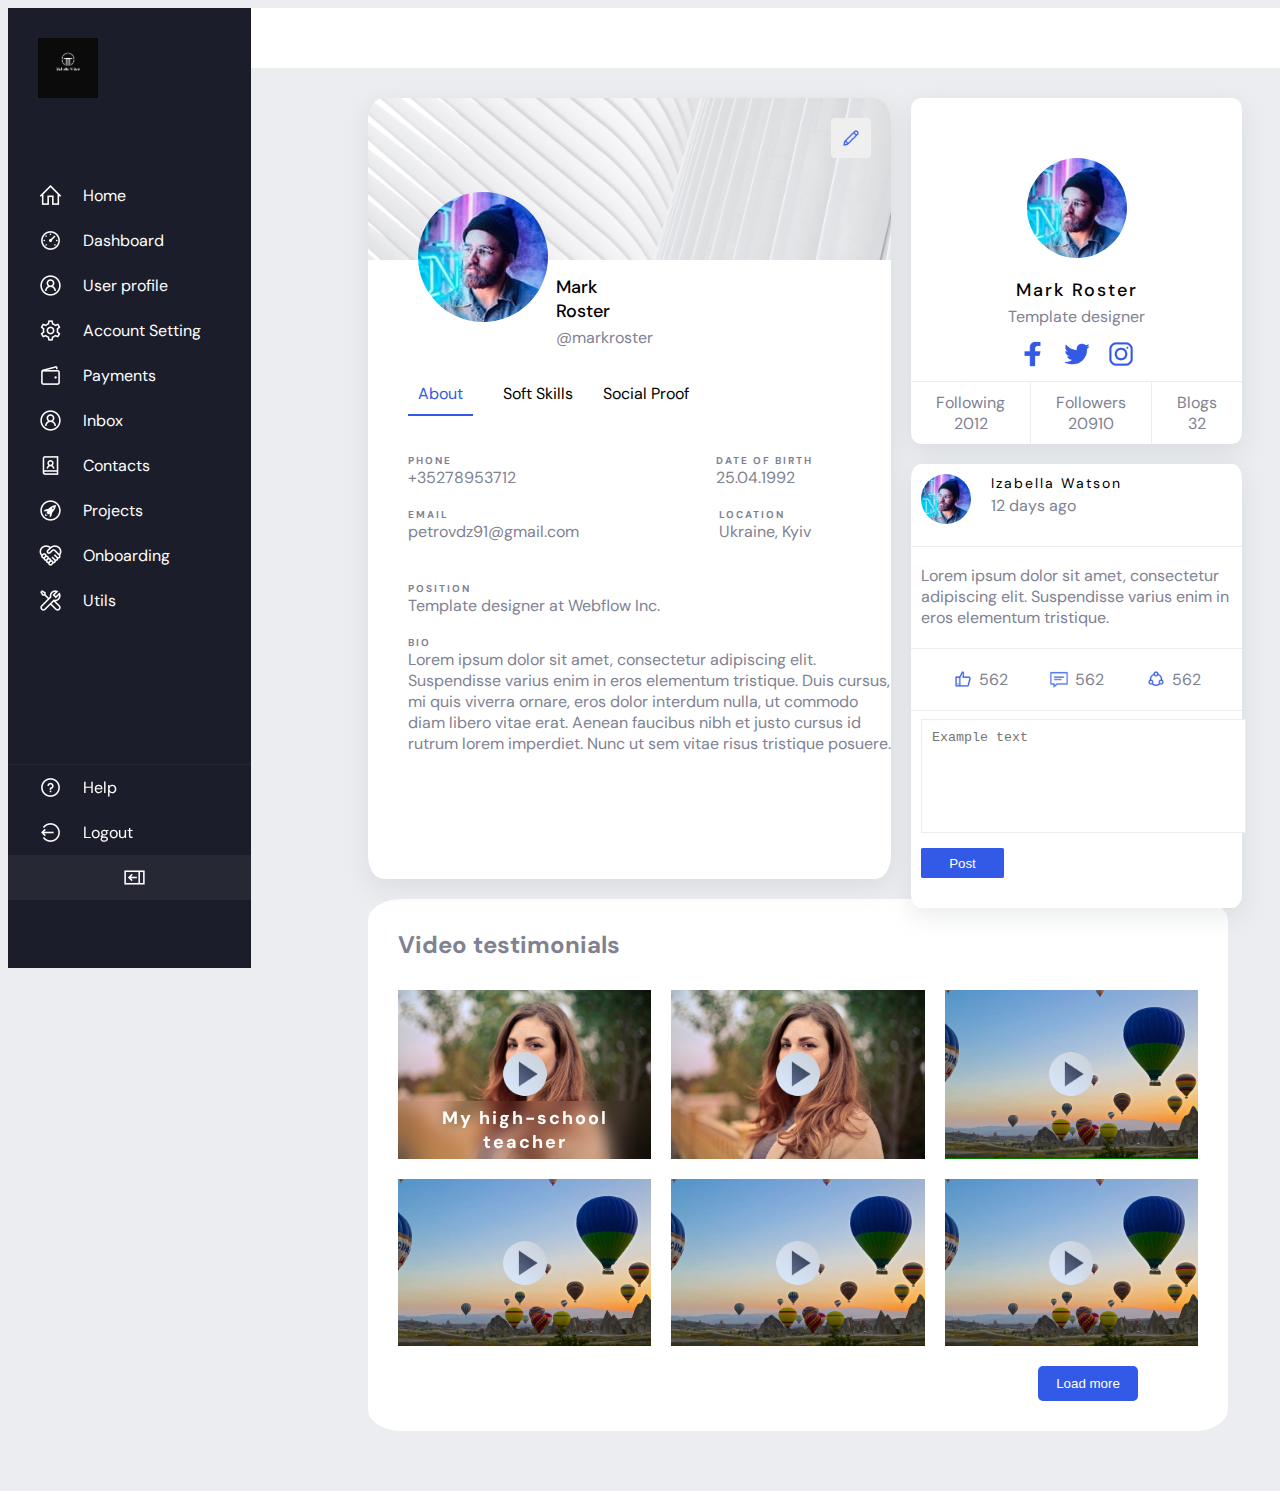
<file: index.html>
<!DOCTYPE html>
<html lang="en">

<head>
    <meta charset="UTF-8">
    <meta http-equiv="X-UA-Compatible" content="IE=edge">
    <meta name="viewport" content="width=device-width, initial-scale=1.0">
    <title>User Profile</title>
    <link rel="stylesheet" href="https://cdnjs.cloudflare.com/ajax/libs/modern-normalize/1.0.0/modern-normalize.min.css"
        integrity="sha512-ISS7cAi1PEhQ8jnbJpJZMd29NlhNj4AWYyLOSp2CE/CsHxTCu+r+t0D2yoJudVrd0/8fTVPUVDzY5Tvli75u/g=="
        crossorigin="">
    <link rel="stylesheet" href="./Styles/styles.css">
    <link rel="preconnect" href="https://fonts.googleapis.com">
    <link rel="preconnect" href="https://fonts.gstatic.com" crossorigin>
    <link href="https://fonts.googleapis.com/css2?family=DM+Sans:wght@400;500;700&display=swap" rel="stylesheet">
</head>

<body>
    <header class="header">
        <ul class="header-list">
            <li class="header-list-item">

            </li>
        </ul>
    </header>
    <section class="navbar">
        <div class="logo-container">
            <a href="index.html"> <img height="60" width="60" src="./Images/logo (2).png" alt="logo"></a>
        </div>
        <nav class="nav">
            <ul class="nav-list-bottom">
                <li class="nav-list-item"><a class="nav-list-link nav-list-link11" href="http://#">Help</a></li>
                <li class="nav-list-item"><a class="nav-list-link nav-list-link12" href="http://#">Logout</a></li>
                <li class="nav-list-item nav-list-item1 "><a class="nav-list-link nav-list-link13" href="http://#"></a>
                </li>

            </ul>
            <ul class="nav-list">
                <li class="nav-list-item"><a class="nav-list-link nav-list-link1" href="http://#">Home</a></li>
                <li class="nav-list-item"><a class="nav-list-link nav-list-link2" href="http://#">Dashboard</a></li>
                <li class="nav-list-item"><a class="nav-list-link nav-list-link3" href="/">User profile</a>
                </li>
                <li class="nav-list-item"><a class="nav-list-link nav-list-link4" href="http://#">Account Setting</a>
                </li>
                <li class="nav-list-item"><a class="nav-list-link nav-list-link5" href="http://#">Payments</a></li>
                <li class="nav-list-item"><a class="nav-list-link nav-list-link6" href="inbox.html">Inbox</a></li>
                <li class="nav-list-item"><a class="nav-list-link nav-list-link7" href="http://#">Contacts</a></li>
                <li class="nav-list-item"><a class="nav-list-link nav-list-link8" href="project.html">Projects</a></li>
                <li class="nav-list-item"><a class="nav-list-link nav-list-link9" href="http://#">Onboarding</a></li>
                <li class="nav-list-item"><a class="nav-list-link nav-list-link10" href="http://#">Utils</a></li>

            </ul>

        </nav>

    </section>

    <section class="user-profile">
        <div class="user-profile-container">
            <div class="user-profile-container-box">
                <button class="user-profile-container-box-button"> </button>
            </div>

            <div class="profile-title-container">
                <div class="profile-title-container-box">
                    <h2 class="user-name">Mark Roster</h2>
                    <span class="nice-name">@markroster</span>
                </div>

                <button class="follow">follow</button>

            </div>

            <img class="userprofile" src="./Images/man-profilepicture.jpeg" alt="man">


            <nav class="nav-section">
                <ul class="list-nav">
                    <li class="list-nav-item"> <a class="list-nav-about" href="http://#">About</a></li>
                    <li class="list-nav-item"> <a href="http://#">Soft Skills</a></li>
                    <li class="list-nav-item"> <a href="http://#">Social Proof</a></li>
                </ul>
                <div class="nav-section-flex">
                    <div class="nav-section-box">
                        <h3>
                            PHONE
                        </h3>
                        <p>+35278953712
                        </p>
                    </div>
                    <div>
                        <h3>DATE OF BIRTH

                        </h3>
                        <p>25.04.1992
                        </p>
                    </div>
                </div>

                <div class="nav-section-flex">
                    <div class="nav-section-box1">
                        <h3>EMAIL
                        </h3>
                        <p>petrovdz91@gmail.com
                        </p>
                    </div>
                    <div>
                        <h3>LOCATION
                        </h3>
                        <p>Ukraine, Kyiv
                        </p>
                    </div>
                </div>
                <div class="nav-section-box3">
                    <h3>POSITION

                    </h3>
                    <p>Template designer at Webflow Inc.

                    </p>
                </div>
                <div>
                    <h3>BIO

                    </h3>
                    <p>Lorem ipsum dolor sit amet, consectetur adipiscing elit. Suspendisse varius enim in eros
                        elementum tristique. Duis cursus, mi quis viverra ornare, eros dolor interdum nulla, ut commodo
                        diam libero vitae erat. Aenean faucibus nibh et justo cursus id rutrum lorem imperdiet. Nunc ut
                        sem vitae risus tristique posuere.</p>
                </div>
            </nav>
        </div>

        <div class="user-profile-box-container">
            <div class="user-profile-info-container">
                <div class="user-profile-image-box">
                    <img class="userprofile-info-image" src="./Images/man-profilepicture.jpeg" alt="man">
                </div>
                <h3 class="user-name">Mark Roster</h3>
                <p>Template designer
                </p>
                <ul class="userprofile-info-icon-container">
                    <li><img width="34" height="28" class="userprofile-info-icon" src="./Images/facebook-icon.png"
                            alt="facebook-icon"></li>
                    <li> <img width="34" class="userprofile-info-icon" src="./Images/twitter-icon.png"
                            alt="twitter-icon"></li>
                    <li> <img width="34" class="userprofile-info-icon" src="./Images/instagram-icon.png"
                            alt="instagram-icon"></li>
                </ul>

                <ul class="profile-stats">
                    <li>
                        <span>Following</span>
                        <p>2012</p>
                    </li>
                    <li><span>Followers</span>
                        <p>20910</p>
                    </li>
                    <li>
                        <span>Blogs</span>
                        <p>32</p>
                    </li>
                </ul>


            </div>
            <div class="user-profile-commment-container">
                <div class="user-profile-commment-top-image-container">
                    <img class="userprofile-comment-image" height="50" width="50" src="./Images/man-profilepicture.jpeg"
                        alt="man">
                    <div class="user-profile-commment-top-text-container">
                        <h3 class="user-profile-commment-top-text-container-name">Izabella Watson</h3>
                        <p>12 days ago</p>
                    </div>
                </div>
                <p class="user-profile-commment-text-container">Lorem ipsum dolor sit amet, consectetur adipiscing elit.
                    Suspendisse varius enim in eros elementum
                    tristique.</p>

                <ul class="user-profile-commment-icon-container">
                    <li class="upvote"> <span>562</span></li>
                    <li class="upvote2"> <span>562</span></li>
                    <li class="upvote3"> <span>562</span></li>
                </ul>


                <div class="inputsection">
                    <textarea class="comment-box" placeholder="Example text" class="input" type="text"></textarea>

                    <button class="post-button">Post</button>
                </div>
            </div>
        </div>
    </section>

    <section class="video-ref">
        <h2 class="video-ref-title">Video testimonials</h2>
        <ul class="video-list">
            <li class="video-list-item">
                <button class="video-list-item-button"></button>
                <img class="video-list-item-image" width="100%" src="./Images/pexels-andrea-piacquadio-733872.jpg"
                    alt="">
                <div class="video-list-item-title-container">
                    <h3 class="video-list-item-title">My high-school teacher</h3>
                </div>
            </li>
            <li class="video-list-item"><button class="video-list-item-button"></button>
                <img class="video-list-item-image" width="100%" src="./Images/pexels-andrea-piacquadio-733872.jpg"
                    alt="">
            </li>
            <li class=" video-list-item"><button class="video-list-item-button"></button>
                <img class="video-list-item-image" width="100%" src="./Images/ballon.jpeg" alt="">
            </li>
            <li class="video-list-item"><button class="video-list-item-button"></button>
                <img class="video-list-item-image" width="100%" src="./Images/ballon.jpeg" alt="">
            </li>
            <li class="video-list-item"><button class="video-list-item-button"></button>
                <img class="video-list-item-image" width="100%" src="./Images/ballon.jpeg" alt="">
            </li>
            <li class="video-list-item"><button class="video-list-item-button"></button>
                <img class="video-list-item-image" width="100%" src="./Images/ballon.jpeg" alt="">
            </li>
        </ul>
        <button class="load-more-btn">Load more</button>


    </section>



</body>

</html>
</file>
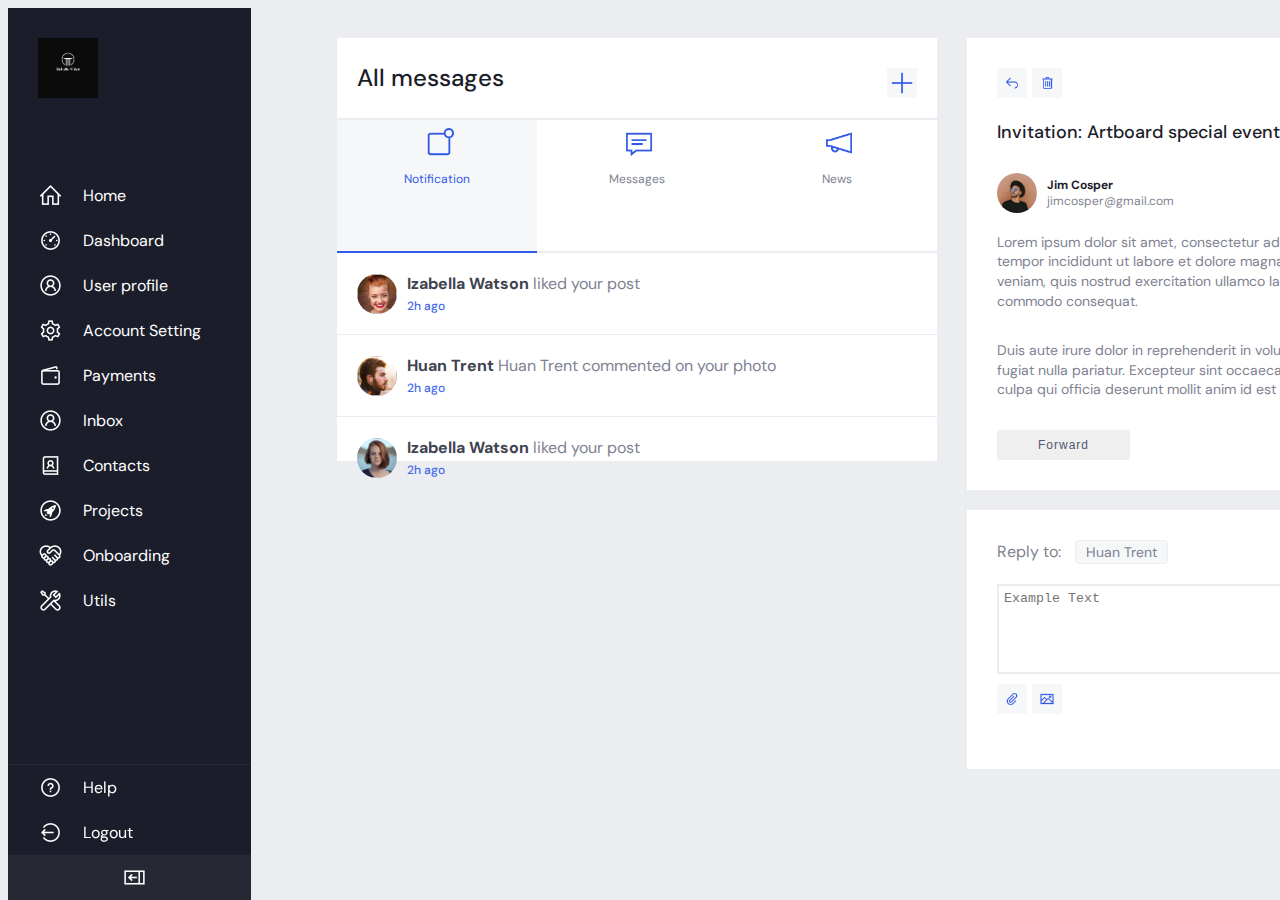
<file: inbox.html>
<!DOCTYPE html>
<html lang="en">

<head>
    <meta charset="UTF-8">
    <meta http-equiv="X-UA-Compatible" content="IE=edge">
    <meta name="viewport" content="width=device-width, initial-scale=1.0">
    <link rel="stylesheet" href="https://cdnjs.cloudflare.com/ajax/libs/modern-normalize/1.0.0/modern-normalize.min.css"
        integrity="sha512-ISS7cAi1PEhQ8jnbJpJZMd29NlhNj4AWYyLOSp2CE/CsHxTCu+r+t0D2yoJudVrd0/8fTVPUVDzY5Tvli75u/g=="
        crossorigin="">
    <link rel="stylesheet" href="./Styles/styles.css">
    <link rel="preconnect" href="https://fonts.googleapis.com">
    <link rel="preconnect" href="https://fonts.gstatic.com" crossorigin>
    <link href="https://fonts.googleapis.com/css2?family=DM+Sans:wght@400;500;700&display=swap" rel="stylesheet">
    <title>Inbox</title>

</head>

<body>

    <section class="navbar">
        <div class="logo-container">
            <a href="index.html"> <img height="60" width="60" src="./Images/logo (2).png" alt="logo"></a>
        </div>
        <nav class="nav">
            <ul class="nav-list-bottom">
                <li class="nav-list-item"><a class="nav-list-link nav-list-link11" href="http://#">Help</a></li>
                <li class="nav-list-item"><a class="nav-list-link nav-list-link12" href="http://#">Logout</a></li>
                <li class="nav-list-item nav-list-item1 "><a class="nav-list-link nav-list-link13" href="http://#"></a>
                </li>

            </ul>
            <ul class="nav-list">
                <li class="nav-list-item"><a class="nav-list-link nav-list-link1" href="http://#">Home</a></li>
                <li class="nav-list-item"><a class="nav-list-link nav-list-link2" href="http://#">Dashboard</a></li>
                <li class="nav-list-item"><a class="nav-list-link nav-list-link3" href="index.html">User profile</a>
                </li>
                <li class="nav-list-item"><a class="nav-list-link nav-list-link4" href="http://#">Account Setting</a>
                </li>
                <li class="nav-list-item"><a class="nav-list-link nav-list-link5" href="http://#">Payments</a></li>
                <li class="nav-list-item"><a class="nav-list-link nav-list-link6" href="/">Inbox</a></li>
                <li class="nav-list-item"><a class="nav-list-link nav-list-link7" href="http://#">Contacts</a></li>
                <li class="nav-list-item"><a class="nav-list-link nav-list-link8" href="project.html">Projects</a></li>
                <li class="nav-list-item"><a class="nav-list-link nav-list-link9" href="http://#">Onboarding</a></li>
                <li class="nav-list-item"><a class="nav-list-link nav-list-link10" href="http://#">Utils</a></li>

            </ul>

        </nav>

    </section>

    <section class="cards">
        <div class="card-left">
            <div class="card-left-top">
                <h2 class="card-left-top-title">All messages</h2>
            </div>
            <ul class="card-left-middle">
                <li class="card-left-list active list-item1">Notification</li>
                <li class="card-left-list list-item2">Messages</li>
                <li class="card-left-list list-item3">News</li>
            </ul>
            <ul class="card-left-bottom">
                <li class="card-left-bottom-list bottom-list-item1">
                    <img class="card-left-bottom-image1">
                    <div class="card-left-bottom-list-container">
                        <span class="card-left-bottom1">Izabella Watson </span>
                        <span class="card-left-bottom2">liked your post</span>
                        <span class="card-left-bottom3">2h ago</span>
                    </div>
                </li>

                <li class="card-left-bottom-list bottom-list-item2">
                    <img class="card-left-bottom-image2">
                    <div class="card-left-bottom-list-container">
                        <span class="card-left-bottom1">Huan Trent</span>
                        <span class="card-left-bottom2">Huan Trent commented on your photo</span>
                        <span class="card-left-bottom3">2h ago</span>
                    </div>
                </li>
                <li class="card-left-bottom-list bottom-list-item2">
                    <img class="card-left-bottom-image3">
                    <div class="card-left-bottom-list-container">
                        <span class="card-left-bottom1">Izabella Watson </span>
                        <span class="card-left-bottom2">liked your post</span>
                        <span class="card-left-bottom3">2h ago</span>
                    </div>
                </li>
            </ul>

        </div>
        <div class="cards-right">
            <div class="cards-right-messages">
                <div class="cards-right-icon-container">
                    <button class="cards-right-icon-backarrow"> </button>
                    <button class="cards-right-icon-delete"></button>

                </div>
                <h2>Invitation: Artboard special event
                </h2>

                <div class="cards-right-messages-avatar-span">
                    <img src="./Images/man-avatar.png" alt="">
                    <div class="cards-right-messages-avatar-span-box">
                        <span class="cards-right-messages-avatar-span1">Jim Cosper</span>
                        <span class="cards-right-messages-avatar-span2">jimcosper@gmail.com</span>
                    </div>
                    <span class="cards-right-messages-avatar-span3">25 Jan, 2020</span>
                </div>
                <div class="cards-right-messages-text-container">
                    <p>Lorem ipsum dolor sit amet, consectetur adipiscing elit, sed do eiusmod tempor incididunt ut
                        labore et dolore magna aliqua. Ut enim ad minim veniam, quis nostrud exercitation ullamco
                        laboris nisi ut aliquip ex ea commodo consequat.
                    </p>

                    <p>Duis aute irure dolor in reprehenderit in voluptate velit esse cillum dolore eu fugiat nulla
                        pariatur. Excepteur sint occaecat cupidatat non proident, sunt in culpa qui officia deserunt
                        mollit anim id est laborum.</p>

                    <button class="cards-right-icon-forward">Forward</button>
                </div>


            </div>
            <div class="cards-right-reply">
                <span class="cards-right-reply-span1">Reply to:</span>
                <span class="cards-right-reply-span2">Huan Trent</span>
                <textarea class="chat-box" placeholder="Example Text"></textarea>

                <div class="cards-right-icon-container">
                    <button class="cards-right-icon-attch"> </button>
                    <button class="cards-right-icon-envl"></button>
                    <button class="cards-right-icon-container-button">Send</button>
                </div>

            </div>
        </div>
    </section>

</body>
</file>
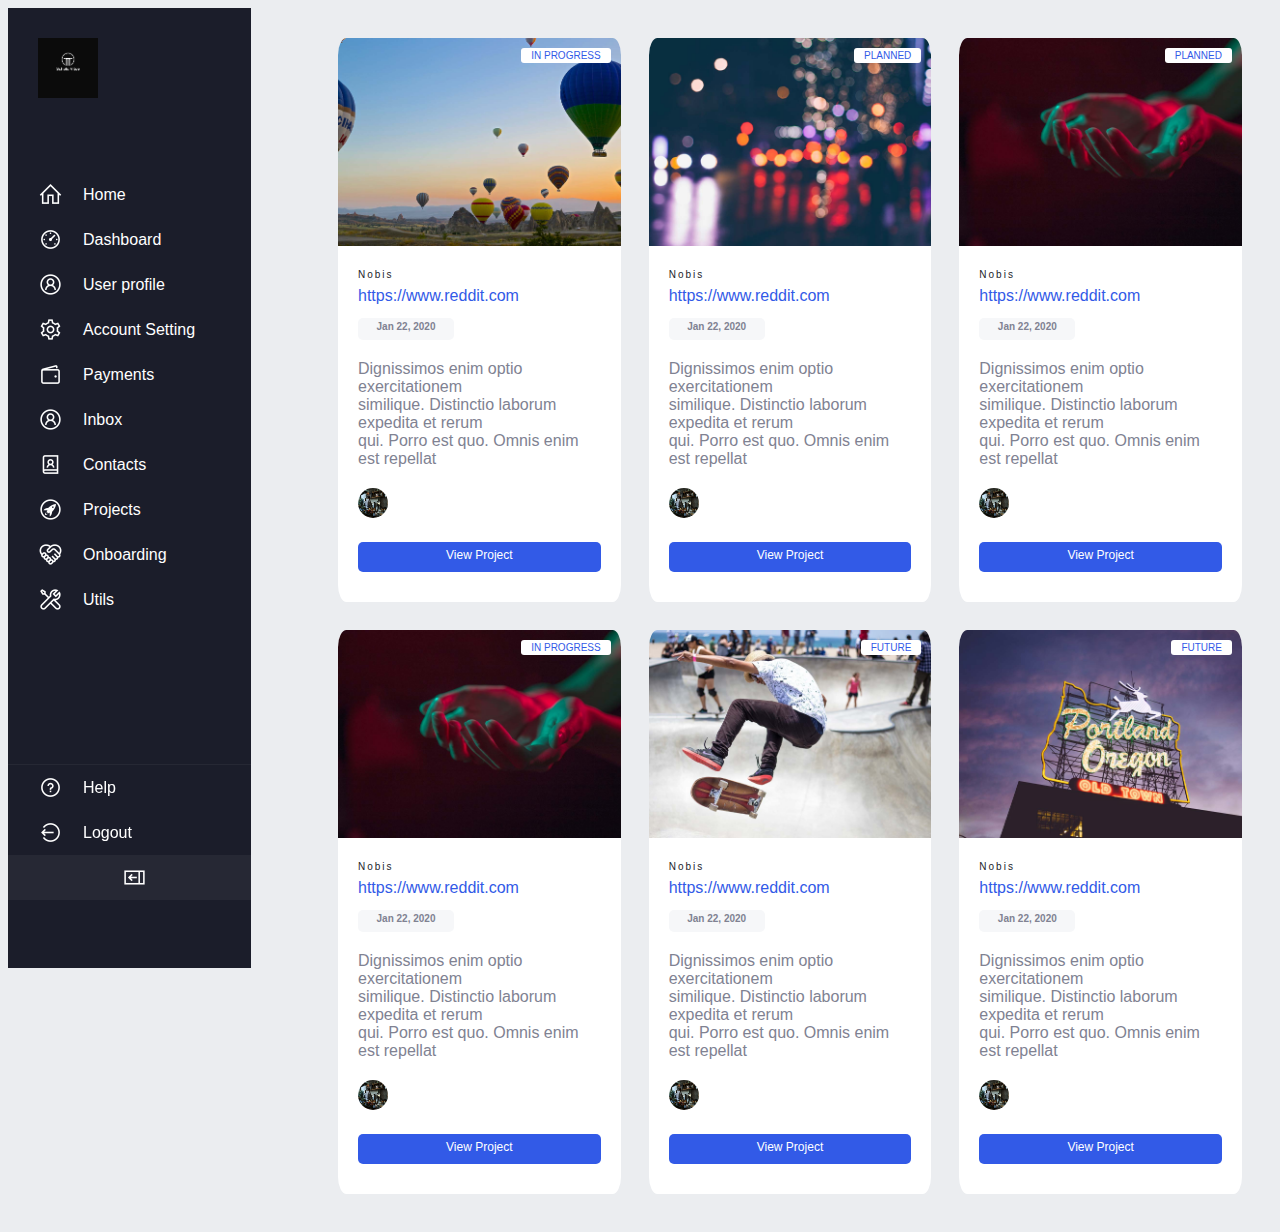
<file: project.html>
<!DOCTYPE html>
<html lang="en">

<head>
    <meta charset="UTF-8">
    <meta http-equiv="X-UA-Compatible" content="IE=edge">
    <meta name="viewport" content="width=device-width, initial-scale=1.0">
    <link rel="stylesheet" href="https://cdnjs.cloudflare.com/ajax/libs/modern-normalize/1.0.0/modern-normalize.min.css"
        integrity="sha512-ISS7cAi1PEhQ8jnbJpJZMd29NlhNj4AWYyLOSp2CE/CsHxTCu+r+t0D2yoJudVrd0/8fTVPUVDzY5Tvli75u/g=="
        crossorigin="">
    <link rel="stylesheet" href="./Styles/styles.css">
    <title>Project</title>

</head>

<body>
    <section class="navbar">
        <div class="logo-container">
            <a href="index.html"> <img height="60" width="60" src="./Images/logo (2).png" alt="logo"></a>

        </div>
        <nav class="nav">
            <ul class="nav-list-bottom">
                <li class="nav-list-item"><a class="nav-list-link nav-list-link11" href="http://#">Help</a></li>
                <li class="nav-list-item"><a class="nav-list-link nav-list-link12" href="http://#">Logout</a></li>
                <li class="nav-list-item nav-list-item1 "><a class="nav-list-link nav-list-link13" href="http://#"></a>
                </li>

            </ul>
            <ul class="nav-list">
                <li class="nav-list-item"><a class="nav-list-link nav-list-link1" href="http://#">Home</a></li>
                <li class="nav-list-item"><a class="nav-list-link nav-list-link2" href="http://#">Dashboard</a></li>
                <li class="nav-list-item"><a class="nav-list-link nav-list-link3" href="index.html">User profile</a>
                </li>
                <li class="nav-list-item"><a class="nav-list-link nav-list-link4" href="http://#">Account Setting</a>
                </li>
                <li class="nav-list-item"><a class="nav-list-link nav-list-link5" href="http://#">Payments</a></li>
                <li class="nav-list-item"><a class="nav-list-link nav-list-link6" href="inbox.html">Inbox</a></li>
                <li class="nav-list-item"><a class="nav-list-link nav-list-link7" href="http://#">Contacts</a></li>
                <li class="nav-list-item"><a class="nav-list-link nav-list-link8" href="project.html">Projects</a></li>
                <li class="nav-list-item"><a class="nav-list-link nav-list-link9" href="http://#">Onboarding</a></li>
                <li class="nav-list-item"><a class="nav-list-link nav-list-link10" href="http://#">Utils</a></li>

            </ul>

        </nav>

    </section>

    <section class="project">

        <ul class="project-section">
            <li class="project-item">
                <div class="project-item-image">
                    <span class="project-item-tag">IN PROGRESS</span>
                </div>
                <div class="project-item-content">
                    <h3 class="project-item-title">Nobis</h3>


                    <a class="project-item-link" href="http://">https://www.reddit.com</a>

                    <span class="project-item-span">Jan 22, 2020</span>
                    <p class="project-item-paragrahp">Dignissimos enim optio exercitationem <br> similique.
                        Distinctio
                        laborum expedita et rerum <br> qui. Porro est quo. Omnis enim est repellat

                    </p>
                    <img class="project-item-icon" src="./Images/project-item-image.jpg" alt="facebook-icon">
                    <a class="project-item-button" href="http://">View Project</a>

                </div>
            </li>

            <li class="project-item">
                <div class="project-item-image project-item-image2">
                    <span class="project-item-tag">PLANNED</span>

                </div>
                <div class="project-item-content">
                    <h3 class="project-item-title">Nobis</h3>
                    <a class="project-item-link" href="http://">https://www.reddit.com</a>

                    <span class="project-item-span">Jan 22, 2020</span>
                    <p class="project-item-paragrahp">Dignissimos enim optio exercitationem <br> similique.
                        Distinctio
                        laborum expedita et rerum <br> qui. Porro est quo. Omnis enim est repellat

                    </p>
                    <img class="project-item-icon" src="./Images/project-item-image.jpg" alt="facebook-icon">
                    <a class="project-item-button" href="http://">View Project</a>

                </div>
            </li>
            <li class="project-item">
                <div class="project-item-image project-item-image3">
                    <span class="project-item-tag">PLANNED</span>
                </div>
                <div class="project-item-content">
                    <h3 class="project-item-title">Nobis</h3>

                    <a class="project-item-link" href="http://">https://www.reddit.com</a>

                    <span class="project-item-span">Jan 22, 2020</span>
                    <p class="project-item-paragrahp">Dignissimos enim optio exercitationem <br> similique.
                        Distinctio
                        laborum expedita et rerum <br> qui. Porro est quo. Omnis enim est repellat

                    </p>
                    <img class="project-item-icon" src="./Images/project-item-image.jpg" alt="facebook-icon">
                    <a class="project-item-button" href="http://">View Project</a>

                </div>
            </li>
            <li class="project-item">
                <div class="project-item-image project-item-image3">
                    <span class="project-item-tag">IN PROGRESS</span>
                </div>
                <div class="project-item-content">
                    <h3 class="project-item-title">Nobis</h3>

                    <a class="project-item-link" href="http://">https://www.reddit.com</a>

                    <span class="project-item-span">Jan 22, 2020</span>
                    <p class="project-item-paragrahp">Dignissimos enim optio exercitationem <br> similique.
                        Distinctio
                        laborum expedita et rerum <br> qui. Porro est quo. Omnis enim est repellat

                    </p>
                    <img class="project-item-icon" src="./Images/project-item-image.jpg" alt="facebook-icon">
                    <a class="project-item-button" href="http://">View Project</a>

                </div>
            </li>
            <li class="project-item">
                <div class="project-item-image project-item-image4">
                    <span class="project-item-tag">FUTURE</span>
                </div>
                <div class="project-item-content">
                    <h3 class="project-item-title">Nobis</h3>

                    <a class="project-item-link" href="http://">https://www.reddit.com</a>

                    <span class="project-item-span">Jan 22, 2020</span>
                    <p class="project-item-paragrahp">Dignissimos enim optio exercitationem <br> similique.
                        Distinctio
                        laborum expedita et rerum <br> qui. Porro est quo. Omnis enim est repellat

                    </p>
                    <img class="project-item-icon" src="./Images/project-item-image.jpg" alt="facebook-icon">
                    <a class="project-item-button" href="http://">View Project</a>

                </div>
            </li>
            <li class="project-item">
                <div class="project-item-image project-item-image5">
                    <span class="project-item-tag">FUTURE</span>
                </div>
                <div class="project-item-content">
                    <h3 class="project-item-title">Nobis</h3>

                    <a class="project-item-link" href="http://">https://www.reddit.com</a>

                    <span class="project-item-span">Jan 22, 2020</span>
                    <p class="project-item-paragrahp">Dignissimos enim optio exercitationem <br> similique.
                        Distinctio
                        laborum expedita et rerum <br> qui. Porro est quo. Omnis enim est repellat

                    </p>
                    <img class="project-item-icon" src="./Images/project-item-image.jpg" alt="facebook-icon">
                    <a class="project-item-button" href="http://">View Project</a>

                </div>
            </li>


        </ul>

    </section>

</body>

</html>
</file>
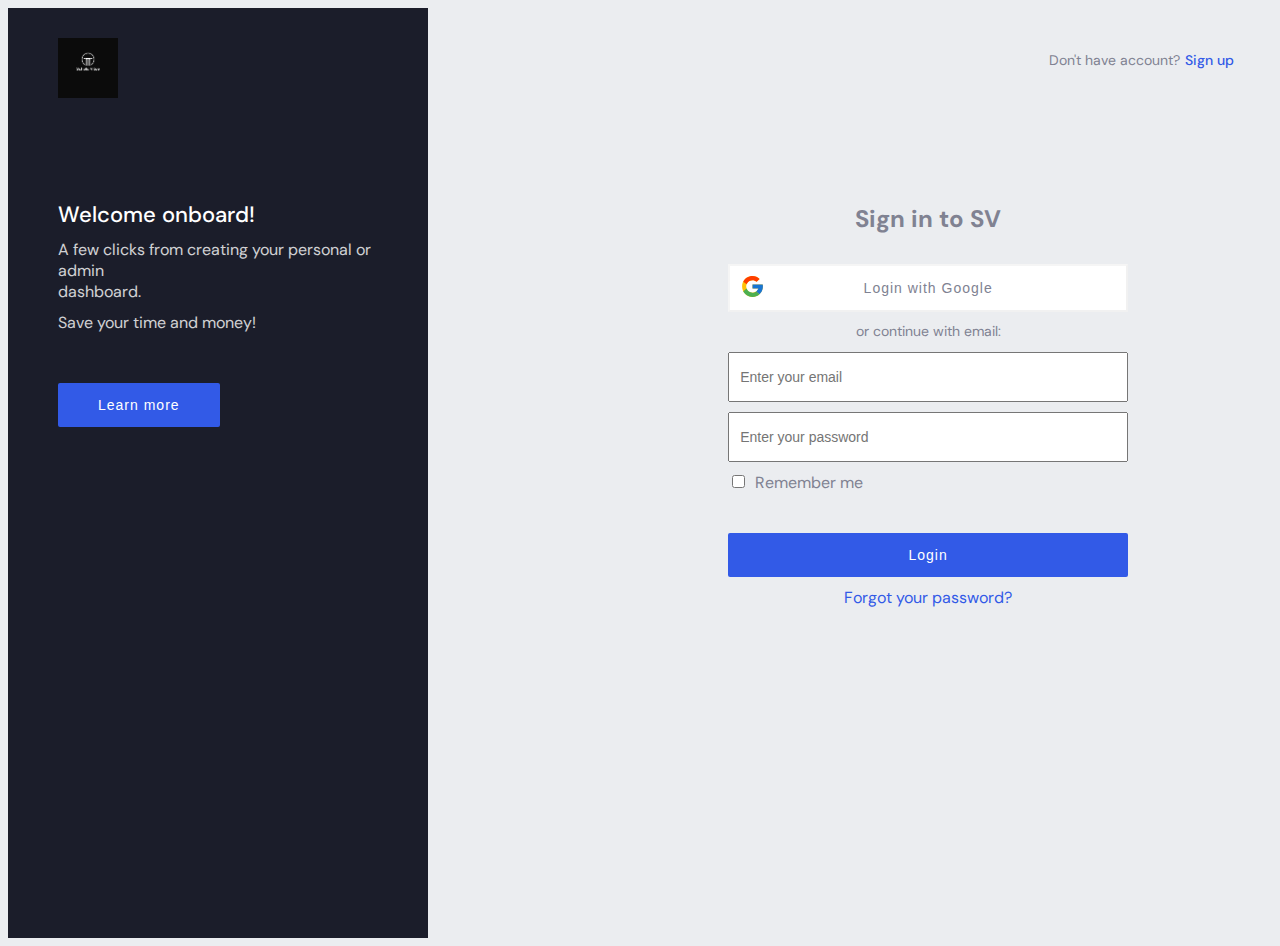
<file: signin.html>
<!DOCTYPE html>
<html lang="en">

<head>
    <meta charset="UTF-8">
    <meta http-equiv="X-UA-Compatible" content="IE=edge">
    <meta name="viewport" content="width=device-width, initial-scale=1.0">
    <title>User Profile</title>
    <link rel="stylesheet" href="https://cdnjs.cloudflare.com/ajax/libs/modern-normalize/1.0.0/modern-normalize.min.css"
        integrity="sha512-ISS7cAi1PEhQ8jnbJpJZMd29NlhNj4AWYyLOSp2CE/CsHxTCu+r+t0D2yoJudVrd0/8fTVPUVDzY5Tvli75u/g=="
        crossorigin="">
    <link rel="stylesheet" href="./Styles/styles.css">
    <link rel="preconnect" href="https://fonts.googleapis.com">
    <link rel="preconnect" href="https://fonts.gstatic.com" crossorigin>
    <link href="https://fonts.googleapis.com/css2?family=DM+Sans:wght@400;500;700&display=swap" rel="stylesheet">
</head>

<body>
    <main>
        <div class="login-layout">
            <section class="learn-more">
                <a href="index.html"> <img height="60" width="60" src="./Images/logo (2).png" alt="logo"></a>
                <h2>Welcome onboard!</h2>
                <p>A few clicks from creating your personal or admin<br> dashboard.
                </p>
                <p>
                    Save your time and money!</p>
                <button class="learn-more-btn">Learn more</button>


            </section>
            <section class="form">
                <div class="signin-text">
                    <span class="signin-span">Don't have account?</span> <a href="signin.html">Sign up</a>
                </div>
                <h2 class="signin-text-title">Sign in to SV</h2>
                <form class="form-container">

                    <button class="form-container-button1">Login with Google</button>
                    <span>or continue with email:</span>
                    <input class="form-container-input-email" type="email" placeholder="Enter your email" id="">
                    <input class="form-container-input-email" type="password" placeholder="Enter your password" id="">
                    <label><input class="checkbox1" type="checkbox">Remember me </label>
                    <button class="form-container-button2" type="submit">Login</button>
                    <a href="#">Forgot your password?</a>
                </form>
            </section>
        </div>
    </main>

</body>

</html>
</file>
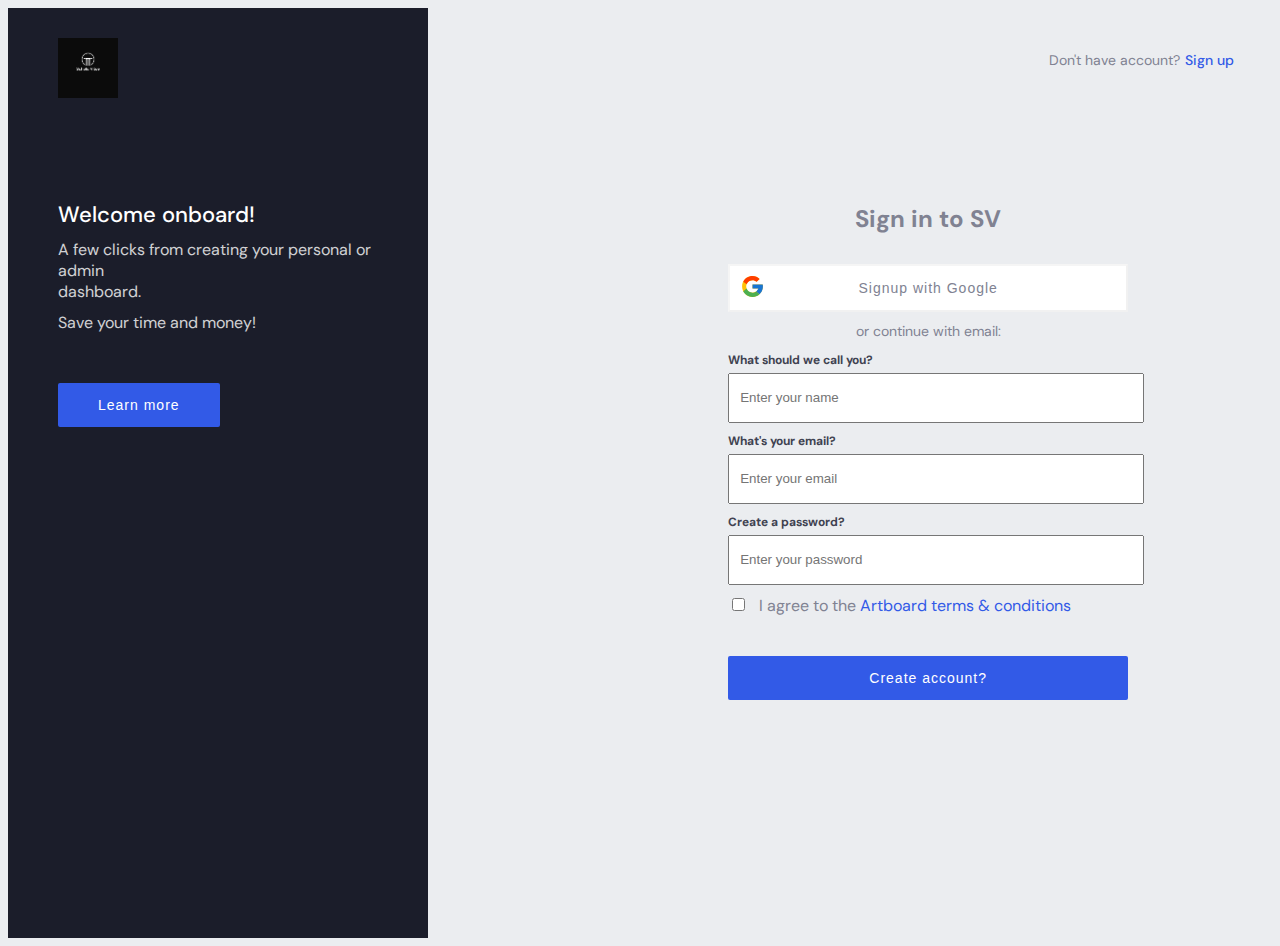
<file: signup.html>
<!DOCTYPE html>
<html lang="en">

<head>
    <meta charset="UTF-8">
    <meta http-equiv="X-UA-Compatible" content="IE=edge">
    <meta name="viewport" content="width=device-width, initial-scale=1.0">
    <title>User Profile</title>
    <link rel="stylesheet" href="https://cdnjs.cloudflare.com/ajax/libs/modern-normalize/1.0.0/modern-normalize.min.css"
        integrity="sha512-ISS7cAi1PEhQ8jnbJpJZMd29NlhNj4AWYyLOSp2CE/CsHxTCu+r+t0D2yoJudVrd0/8fTVPUVDzY5Tvli75u/g=="
        crossorigin="">
    <link rel="stylesheet" href="./Styles/styles.css">
    <link rel="preconnect" href="https://fonts.googleapis.com">
    <link rel="preconnect" href="https://fonts.gstatic.com" crossorigin>
    <link href="https://fonts.googleapis.com/css2?family=DM+Sans:wght@400;500;700&display=swap" rel="stylesheet">
</head>

<body>
    <main>
        <div class="login-layout">
            <section class="learn-more">
                <a href="index.html"> <img height="60" width="60" src="./Images/logo (2).png" alt="logo"></a>
                <h2>Welcome onboard!</h2>
                <p>A few clicks from creating your personal or admin<br> dashboard.
                </p>
                <p>
                    Save your time and money!</p>
                <button class="learn-more-btn">Learn more</button>


            </section>
            <section class="form">
                <div class="signin-text">
                    <span class="signin-span">Don't have account?</span> <a href="signin.html">Sign up</a>
                </div>
                <h2 class="signin-text-title">Sign in to SV</h2>
                <form class="form-container">

                    <button class="form-container-button1">Signup with Google</button>
                    <span>or continue with email:</span>
                    <label class="form-container-label2">What should we call you? <input
                            class="form-container-label1 form-container-label" type="text" placeholder="Enter your name"
                            id=""></label>
                    <label class="form-container-label2">What's your email?<input
                            class="form-container-label1 form-container-label" type="email"
                            placeholder="Enter your email" id=""></label>
                    <label class="form-container-label2">Create a password?<input
                            class="form-container-label1 form-container-label" type="password"
                            placeholder="Enter your password" id=""></label>
                    <label><input class="checkbox1" type="checkbox"> I agree to the
                        <a href="#">Artboard terms & conditions</a></label>
                    <button class="form-container-button2" type="submit">Create account?</button>

                </form>
            </section>
        </div>
    </main>

</body>

</html>
</file>
<file: Styles/styles.css>
:root {
    --nav-menu-bg-color: #1b1d2a;
    --body-bg-color: #ebedf0;
    --white-color: #ffffff;
    --button-bg-color: #325ae7;
    --border-line-color: #ebedf0;
    --grey-text: #808292;

}



body {
    background-color: var(--body-bg-color);
    color: var(--grey-text);
    font-family: DM Sans, sans-serif;
}

button {
    cursor: pointer;
}

.logo-container {
    padding-left: 30px;
}

ul {
    list-style-type: none;
    padding-left: 0px;
    margin: 0px;
}

a {
    text-decoration: none;
    color: black;
}

h1,
h2,
h3,
p {
    margin-top: 0px;
    margin-bottom: 0px;
}

h3 {
    font-size: 10px;
    font-weight: 700;
    letter-spacing: 2px;
}

.header {
    position: fixed;
    background-color: var(--white-color);
    border-bottom: 1px solid var(--border-line-color);
    height: 60px;
    z-index: 5;
    width: 100%
}

.header-list {}

.header-list-item {}

.nav {
    margin-top: 70px;
}

.nav-list-bottom {

    position: fixed;
    border-top: 1px solid hsla(0, 0%, 100%, .05);
    bottom: 0%;
}


.nav-list-item:nth-child(10) {
    margin-bottom: 60px;

}

.nav-list-item {
    padding-top: 10px;
    padding-bottom: 10px;
    padding-left: 30px;

}

.nav-list-item:hover {
    background-color: hsla(0, 0%, 100%, .05);

}

.nav-list-link {
    display: flex;
    align-items: center;
}


.nav-list-link::before {
    display: block;
    content: "";
    width: 25px;
    height: 25px;
    background-repeat: no-repeat;
    background-size: contain;
    margin-right: 20px;
}

.nav-list-link {
    display: flex;
    align-items: center;
    color: var(--white-color);
}

.nav-list-link1::before {
    background-image: url("../Images/home-icon.png");
}



.nav-list-link2::before {
    background-image: url("../Images/dashboard-icon.png");
}



.nav-list-link3::before {
    background-image: url("../Images/user-icon.png");
}



.nav-list-link4::before {
    background-image: url("../Images/settings-icon.png");
}


.nav-list-link5::before {
    background-image: url("../Images/payment-icon.png");
}

.nav-list-link6::before {
    background-image: url("../Images/user-icon.png");
}


.nav-list-link7::before {
    background-image: url("../Images/contacts-icon.png");
}

.nav-list-link8::before {
    background-image: url("../Images/projects-icon.png");
}

.nav-list-link9::before {
    background-image: url("../Images/heart-icon.png");
}

.nav-list-link10::before {
    background-image: url("../Images/utils-icon.png");
}


.nav-list-link11::before {
    background-image: url("../Images/help-icon.png");
}

.nav-list-link12::before {
    background-image: url("../Images/logout-icon.png");
}

.nav-list-link13::before {
    background-image: url("../Images/toggle-menu.png");

}

.nav-list-link13 {
    justify-content: center;

}

.nav-list-item1 {
    background-color: hsla(0, 0%, 100%, .05);

}

.nav-list-bottom {
    position: fixed;
    border-top: 1px solid hsla(0, 0%, 100%, .05);
    bottom: 0%;
    width: 19%;
}

.navbar {
    padding-top: 30px;
    padding-bottom: 30px;
    background-color: var(--nav-menu-bg-color);
    color: white;
    width: 19%;
    height: 100vh;
    position: fixed;
    opacity: 1;
    z-index: 5;
}

.nav-button:hover .navbar {
    background-color: aquamarine;
}

.user-profile-container {
    position: relative;
    background-color: var(--white-color);
    width: 803px;
    border-radius: 3%;
    box-shadow: rgba(149, 157, 165, 0.2) 0px 8px 24px;
    overflow: hidden;
}

.user-profile-container-box {
    background-image: url("../Images/bg-image-userprofile.jpg");
    width: 100%;
    height: 162px;
    background-size: cover;
    background-repeat: no-repeat;
    position: relative;

}

.userprofile {
    position: absolute;
    left: 50px;
    top: 94px;
    border-radius: 50%;
}

.user-profile-container-box-button {
    background-image: url("../Images/edit.png");
    position: absolute;
    width: 40px;
    height: 40px;
    background-position: center;
    background-size: 20px 20px;
    background-repeat: no-repeat;
    border: none;
    border-radius: 4px;
    top: 20px;
    right: 20px;
    padding: 5px;
    cursor: pointer;

}

.user-profile {
    display: flex;
    /* border: 2px solid navy; */
    margin-left: 360px;
    padding-top: 90px;
    height: 781px;
    padding-right: 30px;

}


.profile-title-container {
    display: flex;
    margin-top: 15px;


}


.profile-title-container-box {
    margin-left: 188px;
    margin-bottom: 35px;

}

.follow {
    margin-left: 263px;
    background-color: var(--button-bg-color);
    color: var(--white-color);
    width: 100px;
    height: 35px;
    border-radius: 5px;
    border: none;
    cursor: pointer;
}

.list-nav-about {
    color: var(--button-bg-color);
    border-bottom: 2px solid var(--button-bg-color);
    padding: 10px;
}

.list-nav {
    display: flex;
    margin-bottom: 50px;

}

.list-nav-item {
    margin-right: 30px;
}

.list-nav-item:last-child {
    margin-right: 0px;
}

.nav-section {
    padding-left: 40px;
    padding-bottom: 50px;
}


.nav-section-flex {
    display: flex;

}


.nav-section-box1 {
    margin-right: 140px;
    margin-bottom: 40px;
}

.nav-section-box {
    margin-right: 200px;
    margin-bottom: 20px;
}

.nav-section-box3 {
    margin-bottom: 20px;
}


.user-profile-info {
    width: 400px;
    min-height: 353px;
    background-color: var(--white-color);
    margin-left: 60px;
    position: relative;

}

.user-profile-comment {
    width: 400px;
    min-height: 400px;
    background-color: var(--white-color);
    margin-left: 60px;
}

.user-profile-info-box {
    margin-top: 0px;
    margin-left: 60px;
    display: flex;
    width: 400 px;
    background-color: var(--white-color);
}

.box-1 {
    border-top: 2px solid blue;
    min-height: 80px;
    width: 133.3333px;
    border-right: 2px solid blue;
    text-align: center;
    padding-top: 20px;
}

.box-1 p {
    margin-top: 5px;
}

.userprofile-info-image {
    border-radius: 50%;
    width: 100px;
    height: 100px;

}

.userprofile-info-title {
    text-align: center;
    padding-top: 173px;
}

.userprofile-info-icon-container {
    display: flex;
    justify-content: center;
    margin-top: 10px;

}

.userprofile-info-icon-container li {
    display: flex;
    align-items: center;
    margin-right: 10px;

}

.userprofile-info-icon-container li:last-child {
    margin-right: 0px;
}

.profile-stats {
    display: flex;
    justify-content: center;
    margin-top: 10px;
    border-top: 1px solid #ebedf0;
}

.profile-stats li {

    padding-right: 25px;
    padding-left: 25px;
    padding-top: 10px;
    padding-bottom: 10px;
}

.profile-stats li:not(:last-child) {
    border-right: 1px solid #ebedf0;
}


.user-profile-info-container {
    padding-top: 60px;
    background-color: var(--white-color);
    border-radius: 3%;
    box-shadow: rgba(149, 157, 165, 0.2) 0px 8px 24px;

}

.user-profile-info-container h3,
.user-profile-info-container p {

    text-align: center;
}





.user-profile-image-box {
    display: flex;
    justify-content: center;
    margin-bottom: 20px;
}






.user-profile-commment-container {
    padding-bottom: 30px;
    background-color: var(--white-color);
    padding-top: 10px;
    margin-top: 20px;
    box-shadow: rgba(149, 157, 165, 0.2) 0px 8px 24px;
    border-radius: 3%;

}


.user-profile-commment-top-image-container {
    display: flex;
    border-bottom: 1px solid #ebedf0;
    padding-left: 10px;

}

.user-profile-commment-top-text-container {
    padding-bottom: 30px;
    margin-left: 20px;
}

.user-profile-commment-top-text-container-name {
    font-size: 14px;
    font-weight: 400;
    color: black;
}

.userprofile-comment-image {


    border-radius: 50%;
    overflow: hidden;
}

.user-profile-commment-container p {
    margin-top: 3px;

}

.user-profile-commment-text-container {
    padding-top: 15px;
    padding-right: 10px;
    padding-left: 10px;
    padding-bottom: 20px;
}

.user-profile-commment-text-container {
    border-bottom: 1px solid #ebedf0;
}

.user-profile-commment-icon-container {
    display: flex;
    justify-content: space-evenly;
    padding-bottom: 20px;
    padding-top: 20px;
    border-bottom: 1px solid #ebedf0;


}



.upvote {
    display: flex;
}


.upvote2 {
    display: flex;
}

.upvote3 {
    display: flex;
}

.upvote::before {
    display: block;
    content: "";
    background-image: url("../Images/like-icon.png");
    width: 20px;
    height: 20px;
    background-size: contain;
    margin-right: 6px;


}

.upvote2::before {
    display: block;
    content: "";
    background-image: url("../Images/comment.png");
    width: 20px;
    height: 20px;
    background-size: contain;
    margin-right: 6px;


}

.upvote3::before {
    display: block;
    content: "";
    background-image: url("../Images/share.png");
    width: 20px;
    height: 20px;
    background-size: contain;
    margin-right: 6px;

}

.user-profile-box-container {
    margin-left: 20px;
    width: 349px;
    border-radius: 3px;
    height: auto;
}

.user-name {
    font-size: 18px;
    font-weight: 500;
    margin-bottom: 4px;
    color: black;
}

.inputsection {
    padding-left: 10px;
    margin-top: 8px;
    padding-right: 10px;
}

.comment-box {
    width: 100%;
    height: 100px;
    padding-top: 10px;
    padding-left: 10px;
    resize: none;
    border: 1px solid #ebedf0
}

.comment-box::placeholder {
    margin-top: 10px;
    margin-left: 10px;
}

.post-button {
    display: block;
    margin-top: 10px;
    width: 83px;
    height: 30px;
    background-color: var(--button-bg-color);
    color: var(--white-color);
    border: none;
    border-radius: 3%;
    cursor: pointer;
}


/* STYLES FOR THE PROJECT PAGE */



.project-item {
    border-radius: 3%;
    background-color: var(--white-color);
    overflow: hidden;
    flex-basis: calc((100% - 2 * 28px) / 3);


}

.project-section {
    display: flex;
    flex-wrap: wrap;
    margin-left: 330px;
    background-color: var(--body-bg-color);
    gap: 28px;

}



.project-item-image {
    position: relative;
    background-image: url(../Images/ballon.jpeg);
    background-size: cover;
    background-repeat: no-repeat;
    width: 100%;
    height: 208px;

}

.project-item-image2 {
    background-image: url(../Images/project-item-image2.jpg);
}

.project-item-image3 {
    background-image: url(../Images/project-item-image3-jpg.jpg);
}

.project-item-image4 {
    background-image: url(../Images/project-item-image4.jpg);
}

.project-item-image5 {
    background-image: url(../Images/project-item-image5.jpg);
}

.project-item-title {
    line-height: 18px;
    color: #1b1d2a;
    font-weight: 500;
}

.project {
    padding-top: 30px;
    padding-right: 30px;
    padding-bottom: 30px;
}


.project-item-content {

    padding-left: 20px;
    padding-top: 20px;
    padding-right: 20px;
    padding-bottom: 30px;
}

.project-item-link {
    color: #325ae7;
    cursor: pointer;
    display: block;
    margin-top: 3px;
    margin-bottom: 13px;
}

.project-item-link:hover {
    text-decoration: none;
}

.project-item-span {
    display: block;
    text-align: center;
    padding-top: 2px;
    background-color: #f6f7f9;
    width: 80px;
    height: 18px;
    line-height: 1.4;
    padding: 2px 8px;
    border-radius: 5px;
    font-size: 10px;
    font-weight: 700;
    margin-bottom: 20px;
}

.project-item-icon {
    border-radius: 50%;
    width: 30px;
    height: 30px;
    margin-top: 20px;
}

.project-item-button {
    display: block;
    background-color: var(--button-bg-color);
    color: #fff;
    height: 30px;
    font-size: 12px;
    line-height: 2.3;
    margin-top: 20px;
    text-align: center;
    border-radius: 5px;

}


.project-item-tag {
    position: absolute;
    left: auto;
    top: 10px;
    right: 10px;
    bottom: auto;
    padding: 2px 10px;
    border-radius: 3px;
    background-color: #fff;
    color: #325ae7;
    font-size: 10px;
    font-weight: 500;
    z-index: 1;
}


/* STYLES FOR INBOX PAGE START */

.cards {
    display: flex;
    margin-left: 329px;
    padding-top: 30px;
    padding-bottom: 60px;

}

.card-left {
    width: 600px;
    height: 423px;
    background-color: var(--white-color);
}

.card-left-top {
    width: 600px;
    height: 80px;
    border-bottom: 2px solid var(--border-line-color);
}

.card-left-top-title {
    position: relative;
    padding-top: 28px;
    padding-left: 20px;
    color: #1b1d2a;
    font-weight: 500;
    line-height: 24px;
}

.card-left-top-title::after {
    position: absolute;
    display: block;
    content: "";
    height: 30px;
    width: 30px;
    background-image: url(../Images/pluss-sign.png);
    z-index: 1;
    background-size: contain;
    background-color: #f6f7f9;
    right: 20px;
    top: 30px;
}

.card-left-middle {
    display: flex;
    justify-content: space-around;

}

.card-left-list {
    border-bottom: 2px solid var(--border-line-color);
    padding-top: 51px;
    width: 100px;
    height: 80px;
    flex-grow: 1;
    text-align: center;
    font-weight: 400;
    position: relative;
    font-size: 12px;

}

.active {
    border-bottom: 2px solid var(--button-bg-color);
    color: #325ae7;
    background-color: #f6f7f9;


}


.list-item1::before {
    position: absolute;
    display: block;
    content: "";
    height: 30px;
    width: 30px;
    background-image: url(../Images/notification.png);
    z-index: 1;
    background-size: contain;
    background-color: #f6f7f9;
    right: 83px;
    top: 8px;
}


.list-item2::before {
    position: absolute;
    display: block;
    content: "";
    height: 30px;
    width: 30px;
    background-image: url(../Images/comment-icon.png);
    z-index: 1;
    background-size: contain;
    right: 83px;
    top: 8px;
}




.list-item3::before {
    position: absolute;
    display: block;
    content: "";
    height: 30px;
    width: 30px;
    background-image: url(../Images/news-icon.png);
    z-index: 1;
    background-size: contain;
    right: 83px;
    top: 8px;
}


.card-left-bottom1 {
    color: #404250;
    font-weight: 700;
    margin-bottom: 10px;
}

.card-left-bottom3 {
    display: block;
    color: #456aeb;
    font-size: 12px;
    font-weight: 500;
    margin-top: 4px;
}

.card-left-bottom-image1 {
    background-image: url(../Images/Izabella-icon.png);
    background-size: contain;
    background-repeat: no-repeat;
    width: 40px;
    height: 40px;
    border-radius: 50%;

}

.card-left-bottom-image2 {
    background-image: url(../Images/Huan.icon.png);
    background-size: contain;
    background-repeat: no-repeat;
    width: 40px;
    height: 40px;
    border-radius: 50%;
}

.card-left-bottom-image3 {
    background-image: url(../Images/lisa.icon.png);
    background-size: contain;
    background-repeat: no-repeat;
    width: 40px;
    height: 40px;
    border-radius: 50%;
}

.card-left-bottom-list {
    display: flex;
    align-items: flex-end;

    border-bottom: 1px solid var(--border-line-color);
    padding-top: 20px;
    padding-left: 20px;
    padding-bottom: 20px;
}

.card-left-bottom-list-container {
    margin-left: 10px;
}



.cards-right {
    box-shadow: 0 1px 5px 0 #ebedf0;
    margin-left: 30px;

}

.cards-right-messages {
    width: 500px;
    background-color: var(--white-color);
    padding: 30px;
    margin-bottom: 20px;
}

.cards-right-reply {
    width: 500px;
    background-color: var(--white-color);
    padding: 30px;

}

.cards-right-icon-container {
    display: flex;
    height: 35px;
    background-color: var(--white-color);

    padding-top: 0px;
    margin-bottom: 20px;

}

.cards-right-icon-backarrow {
    border: none;
    background-color: #f6f7f9;
    background-image: url(../Images/back-arrow.png);
    background-size: 16px;
    background-repeat: no-repeat;
    background-position: center;
    width: 30px;
    height: 30px;
    margin-right: 5px;
    padding: 4px;
}

.cards-right-icon-backarrow:hover,
.cards-right-icon-delete:hover,
.cards-right-icon-forward:hover {
    background-color: #ebedf0;
    color: #404250;


}

.cards-right-icon-delete {
    transition: color .1s ease-in-out, background-color .1s ease-in-out;

    border: none;
    background-image: url(../Images/delete-icon-png.png);
    background-color: #f6f7f9;
    background-size: 16px;
    background-repeat: no-repeat;
    background-position: center;
    width: 30px;
    height: 30px;
    padding-top: 4px;
    padding-left: 4px;
    padding-right: 4px;
    padding-bottom: 4px;
}

.cards-right-icon-forward {
    color: #54576f;
    height: 30px;
    padding: 0 40px;
    border: 1px solid transparent;
    border-radius: 3px;
    font-weight: 500;
    letter-spacing: 1px;
    font-size: 12px;
}

.cards-right-messages h2 {
    color: #1b1d2a;

    font-weight: 500;
    margin-top: 0;
    margin-bottom: 10px;
    line-height: 1.1;
    margin-bottom: 30px;
    font-size: 18px;
}

.cards-right-messages img {
    border-radius: 50px;
    height: 40px;
    width: 40px;
    margin-right: 10px;
}

.cards-right-messages-avatar-span {
    display: flex;
    align-items: center;
    margin-bottom: 20px;
    font-size: 12px;
}

.cards-right-messages-avatar-span2 {
    display: block;
    font-size: 12px;
}





.cards-right-messages-text-container p {
    line-height: 1.4;
    font-weight: 400;
    font-size: 14px;
    margin-bottom: 30px;
}

.cards-right-messages-avatar-span3 {
    margin-left: auto;
    font-size: 14px;
}

.cards-right-messages-avatar-span1 {
    font-size: 12px;
    font-weight: 700;
    color: #1b1d2a;

}


.cards-right-reply-span1 {
    color: #808292;
    line-height: 1.4;
    font-weight: 400;
    margin-right: 10px;
}

.cards-right-reply-span2 {
    display: inline-block;
    padding: 2px 10px;
    border-style: solid;
    border-width: 1px;
    border-color: #ebedf0;
    border-radius: 4px;
    color: #808292;
    background-color: #f6f7f9;
    font-weight: 400;
    font-size: 14px;
}

.chat-box {
    display: block;
    width: 100%;
    height: 76px;
    resize: none;
    border-color: rgba(0, 0, 0, .05);
    color: #404250;
    font-weight: 500;
    margin-bottom: 10px;
    margin-top: 20px;
    border: 2px solid var(--border-line-color);
    padding: 5px;
}

.cards-right-icon-attch {
    border: none;
    background-color: #f6f7f9;
    background-image: url(../Images/attachment-icon.png);
    background-size: 16px;
    background-repeat: no-repeat;
    background-position: center;
    width: 30px;
    height: 30px;
    margin-right: 5px;
    padding: 4px;
}

.cards-right-icon-envl {
    border: none;
    background-color: #f6f7f9;
    background-image: url(../Images/envelope-icon.png);
    background-size: 16px;
    background-repeat: no-repeat;
    background-position: center;
    width: 30px;
    height: 30px;
    margin-right: auto;
    padding: 4px;
}

.cards-right-icon-container-button {
    color: var(--white-color);
    background-color: var(--button-bg-color);
    height: 44px;
    padding: 0 40px;
    border: 1px solid transparent;
    border-radius: 3px;
    line-height: 3;
    font-weight: 500;
    letter-spacing: 1px;
    cursor: pointer;
    font-size: 14px;
    transition: color .1s ease-in-out, background-color .1s ease-in-out;
}

.cards-right-icon-container-button:hover {
    background-color: #456aeb;
    color: #fff;
}


.video-ref {
    margin-left: 360px;
    background-color: var(--white-color);
    width: 800px;
    border-radius: 4%;
    margin-top: 20px;
    margin-bottom: 60px;
    padding: 30px;
}

.video-list {
    display: flex;
}

.video-ref-title {
    margin-bottom: 30px;

}



.video-list {
    display: flex;
    flex-wrap: wrap;
    gap: 20px;
}


.video-list-item {
    flex-basis: calc((100% - 2* 20px)/3);
    background-color: green;
    position: relative;
}

.video-list-item-image {
    display: block;
}

.video-list-item-button {
    position: absolute;
    transform: translate(-50%, -50%);
    left: 50%;
    top: 50%;
    background-image: url(../Images/play-button.png);
    width: 50px;
    height: 50px;
    background-size: contain;
    background-color: transparent;
    border: none;
}

.video-ref .load-more-btn {
    margin-top: 20px;
    margin-right: 240px;
}


.load-more-btn {
    margin-left: 640px;
    background-color: var(--button-bg-color);
    color: var(--white-color);
    width: 100px;
    height: 35px;
    border-radius: 5px;
    border: none;
    cursor: pointer;
}

.video-list-item-title {

    color: var(--white-color);
    font-size: 18px;
    font-weight: 700;

}

.video-list-item-title-container {
    position: absolute;
    bottom: 0;
    backdrop-filter: blur(8px);
    padding-top: 5px;
    padding-bottom: 5px;
    text-align: center;


}

.login-layout {
    display: flex;

}

.learn-more {
    background-color: var(--nav-menu-bg-color);
    color: var(--white-color);
    padding-top: 30px;
    padding-left: 50px;
    padding-right: 50px;
    width: 800px;
    height: 100vh;
}

.learn-more h2 {
    font-size: 22px;
    font-weight: 500;
    margin-bottom: 10px;
    margin-top: 97px;
}

.learn-more p {
    font-size: 16px;
    font-weight: 400;
    opacity: .8;
    margin-bottom: 10px;
}

.learn-more-btn {
    background-color: var(--button-bg-color);
    color: #fff;
    min-height: 44px;
    padding-left: 40px;
    padding-right: 40px;
    font-size: 14px;
    margin-top: 40px;
    text-align: center;
    border-radius: 2px;
    border: none;
    letter-spacing: 1px;
    font-weight: 500;

}

.learn-more-btn:hover {
    background-color: #456aeb;

}

.form {
    padding-top: 43px;
    padding-left: 300px;
    padding-right: 38px;
    width: 100%;
}

.form-container a {
    color: var(--button-bg-color);
    text-align: center;
}

.form-container span {
    text-align: center;
    color: #808292;
    line-height: 1.4;
    font-weight: 400;
    font-size: 14px;
    margin-bottom: 10px;
}

.form-container-button1 {
    width: 100%;
    background-image: url(../Images/icons8-google.svg);
    background-size: 25px;
    background-repeat: no-repeat;
    background-position-x: 10px;
    background-position-y: 8px;
    min-height: 44px;
    border-color: rgba(0, 0, 0, .05);
    background-color: #fff;
    color: var(--grey-text);
    line-height: 3;
    font-weight: 500;
    letter-spacing: 1px;
    cursor: pointer;

}



.form-container {
    display: flex;
    flex-direction: column;
    width: 400px;
}

.form-container .form-container-button1,
.form-container .form-container-input-email,
.form-container .form-container-button2 {
    margin-bottom: 10px;
    font-size: 14px;
}

.form-container-input-email {
    padding-left: 10px;
    min-height: 44px;
}

.checkbox1 {
    margin-right: 10px;

}


.form-container-button2 {
    background-color: var(--button-bg-color);
    color: #fff;
    height: 44px;
    font-size: 14px;
    margin-top: 40px;
    text-align: center;
    border-radius: 2px;
    border: none;
    letter-spacing: 1px;
    font-weight: 500;

}


.signin-span {
    color: var(--grey-text);
    font-size: 14px;
    margin-right: 5px;

}

.signin-text {
    display: flex;
    justify-content: end;
    margin-bottom: 134px;
    align-items: baseline;
}

.signin-text a {
    color: var(--button-bg-color);
    font-size: 14px;
    font-weight: 500;
}


.signin-text-title {
    margin-bottom: 30px;
    text-align: center;
    width: 400px;
}

.form-container-label1 {
    display: block;
    width: 100%;
    padding-left: 10px;
    min-height: 44px;
    margin-top: 5px;
}

.form-container-label2 {
    font-weight: 700;
    color: #404250;
    font-size: 12px;
    margin-bottom: 10px;
}
</file>
